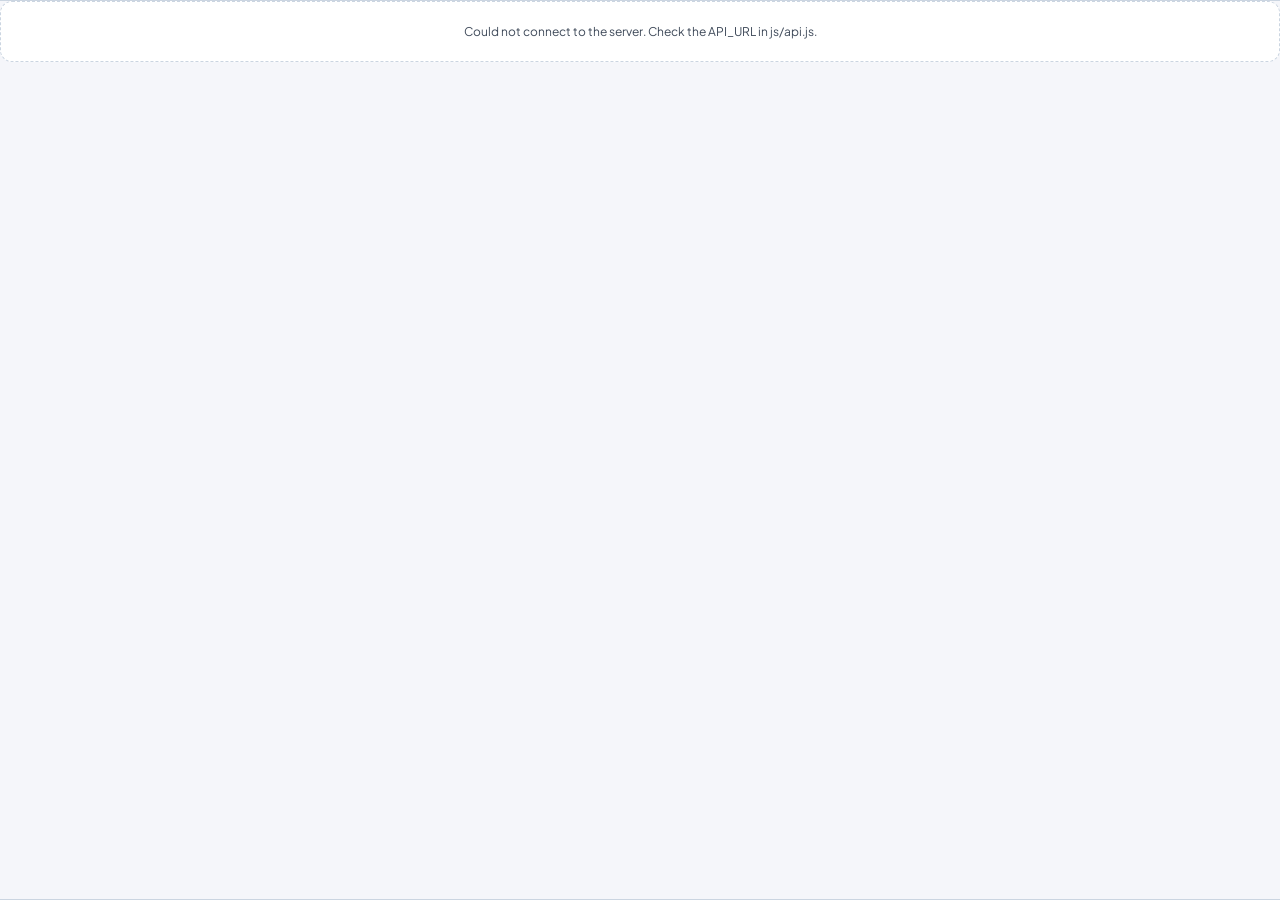
<file: src/index.html>
<!DOCTYPE html>
<html lang="en">

<head>
   <meta charset="UTF-8">
   <meta name="viewport" content="width=device-width, initial-scale=1.0">
   <title>Home | Team Sync</title>
   <meta name="description"
      content="Welcome to Team Sync, your ultimate platform for seamless team collaboration and project management.">
   <meta name="author" content="Diana C. Llerena | Team Sync Campus">
   <meta property="og:url" content="https://dianaceciliallc.github.io/TeamSyncCampus/src/index.html">
   <meta property="og:image" content="/TeamSyncCampus/src/assets/og-img-01.png">
   <link rel="icon" type="image/x-icon" href="/TeamSyncCampus/src/assets/team-sync-logo.ico">
   <meta name="theme-color" content="#f5f6fa">
   <link rel="preconnect" href="https://fonts.googleapis.com">
   <link rel="preconnect" href="https://fonts.gstatic.com" crossorigin>
   <link href="https://fonts.googleapis.com/css2?family=Plus+Jakarta+Sans:wght@400;500;600;700;800&display=swap"
      rel="stylesheet">
   <link rel="stylesheet" href="css/styles.css">
   <script type="module" src="./js/main.js"></script>
</head>

<body>
   <header class="site-header" id="site-header"></header>

   <main class="site-main" id="main-content"></main>

   <dialog id="dialog-root"></dialog>
   <footer class="site-footer" id="site-footer"></footer>
</body>

</html>
</file>
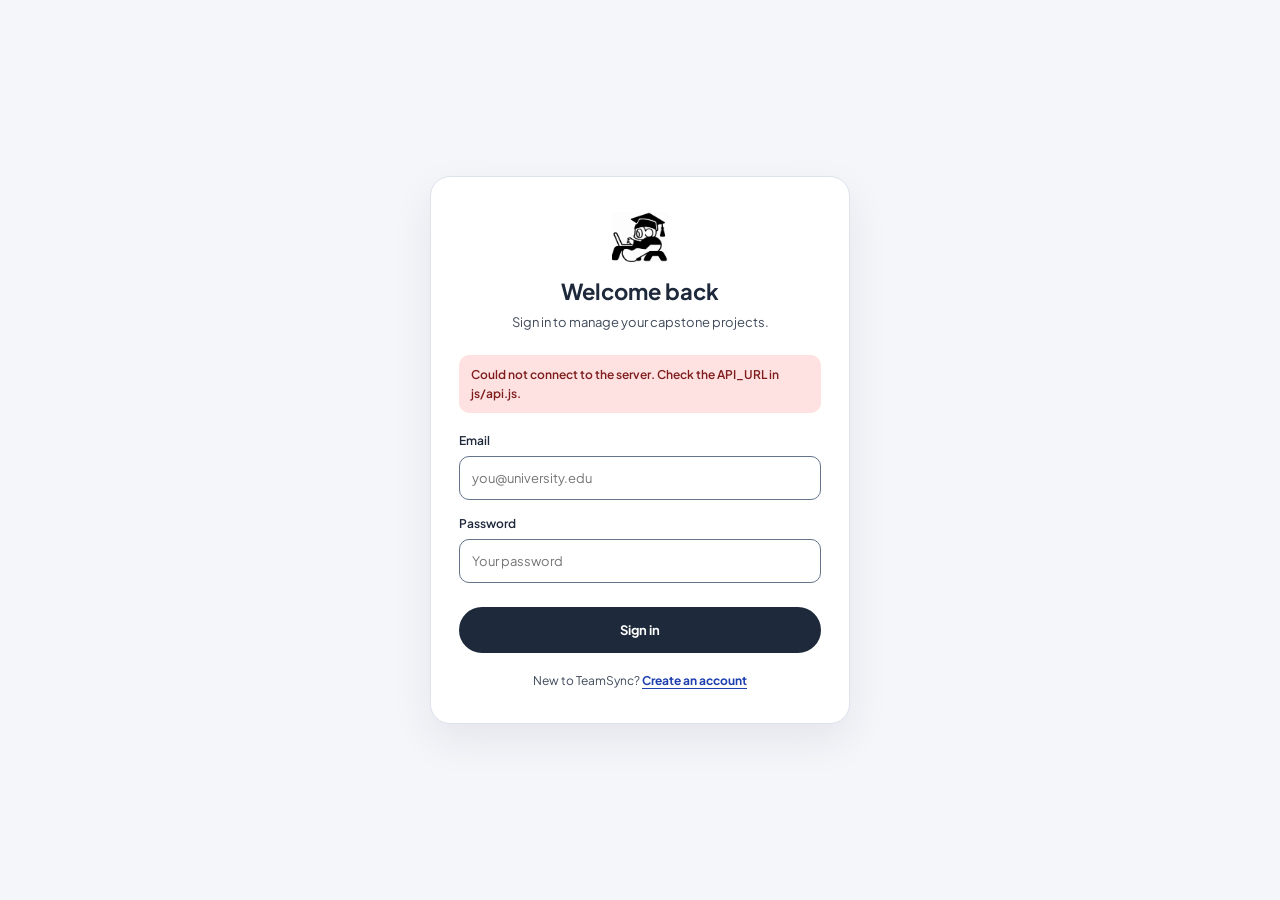
<file: src/auth-pages/login.html>
<!DOCTYPE html>
<html lang="en">

<head>
	<meta charset="UTF-8">
	<meta name="viewport" content="width=device-width, initial-scale=1.0">
	<title>Sign in | Team Sync</title>
	<meta name="theme-color" content="#f5f6fa">
	<link rel="preconnect" href="https://fonts.googleapis.com">
	<link rel="preconnect" href="https://fonts.gstatic.com" crossorigin>
	<link href="https://fonts.googleapis.com/css2?family=Plus+Jakarta+Sans:wght@400;500;600;700;800&display=swap"
		rel="stylesheet">
	<link rel="stylesheet" href="../css/styles.css">
	<script type="module" src="../js/authInit.js"></script>
</head>

<body class="auth-page">
	<main class="auth-card">
		<header class="auth-card__header">
			<img src="../assets/team-sync-logo.png" alt="TeamSync logo" class="brand-logo">
			<h1>Welcome back</h1>
			<p>Sign in to manage your capstone projects.</p>
		</header>

		<form class="auth-form" data-action="login">
			<p role="alert" hidden></p>

			<label for="login-email">Email</label>
			<input type="email" id="login-email" name="email" autocomplete="email" required
				placeholder="you@university.edu">

			<label for="login-password">Password</label>
			<input type="password" id="login-password" name="password" autocomplete="current-password" required
				placeholder="Your password">

			<button type="submit">Sign in</button>
		</form>

		<p class="auth-card__footer">
			New to TeamSync? <a href="register.html">Create an account</a>
		</p>
	</main>
</body>

</html>
</file>
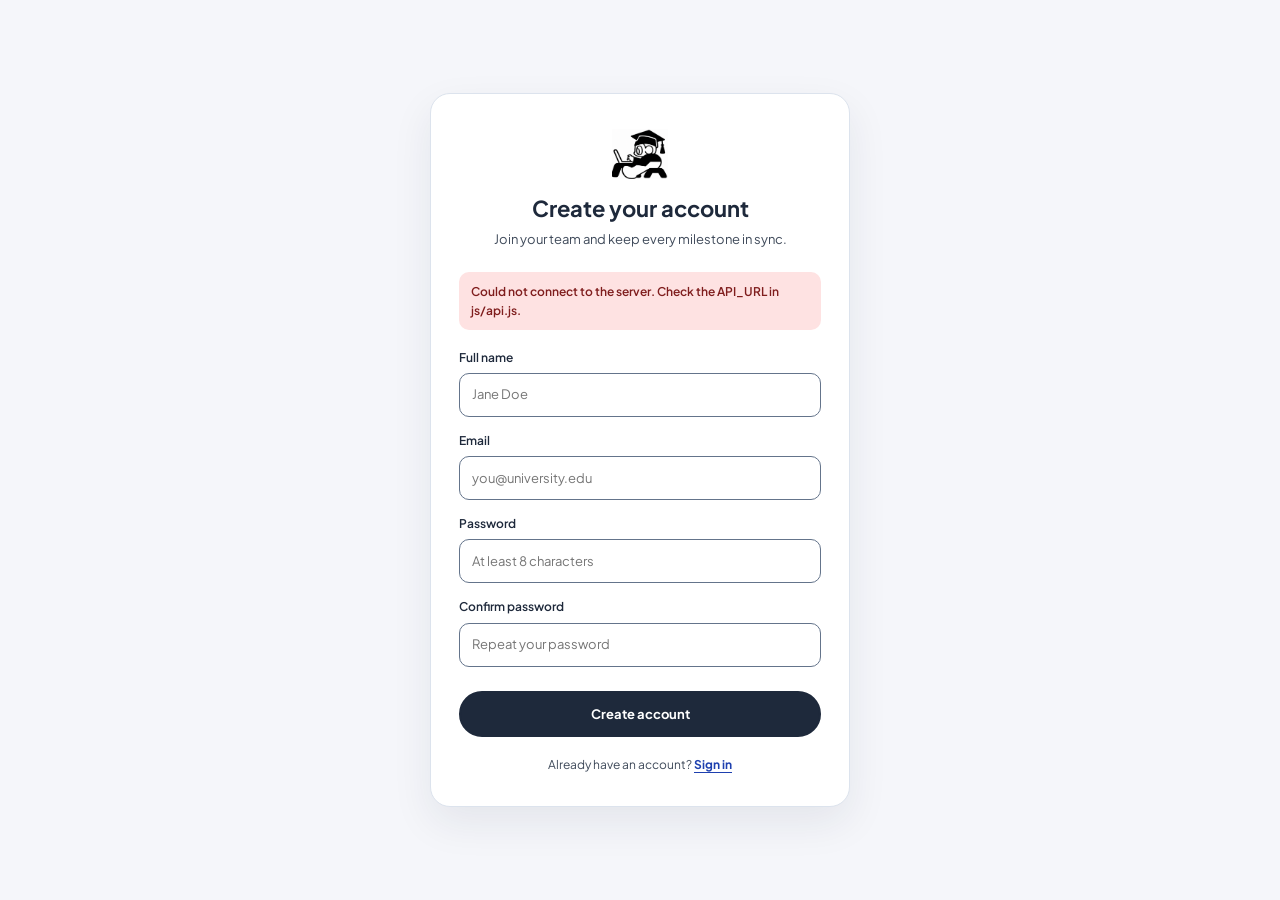
<file: src/auth-pages/register.html>
<!DOCTYPE html>
<html lang="en">

<head>
	<meta charset="UTF-8">
	<meta name="viewport" content="width=device-width, initial-scale=1.0">
	<title>Create account | Team Sync</title>
	<meta name="theme-color" content="#f5f6fa">
	<link rel="preconnect" href="https://fonts.googleapis.com">
	<link rel="preconnect" href="https://fonts.gstatic.com" crossorigin>
	<link href="https://fonts.googleapis.com/css2?family=Plus+Jakarta+Sans:wght@400;500;600;700;800&display=swap"
		rel="stylesheet">
	<link rel="stylesheet" href="../css/styles.css">
	<script type="module" src="../js/authInit.js"></script>
</head>

<body class="auth-page">
	<main class="auth-card">
		<header class="auth-card__header">
			<img src="../assets/team-sync-logo.png" alt="TeamSync logo" class="brand-logo">
			<h1>Create your account</h1>
			<p>Join your team and keep every milestone in sync.</p>
		</header>

		<form class="auth-form" data-action="register">
			<p role="alert" hidden></p>

			<label for="register-name">Full name</label>
			<input type="text" id="register-name" name="name" autocomplete="name" required minlength="2"
				placeholder="Jane Doe">

			<label for="register-email">Email</label>
			<input type="email" id="register-email" name="email" autocomplete="email" required
				placeholder="you@university.edu">

			<label for="register-password">Password</label>
			<input type="password" id="register-password" name="password" autocomplete="new-password" required
				minlength="8" placeholder="At least 8 characters">

			<label for="register-confirm">Confirm password</label>
			<input type="password" id="register-confirm" name="confirmPassword" autocomplete="new-password" required
				minlength="8" placeholder="Repeat your password">

			<button type="submit">Create account</button>
		</form>

		<p class="auth-card__footer">
			Already have an account? <a href="login.html">Sign in</a>
		</p>
	</main>
</body>

</html>
</file>
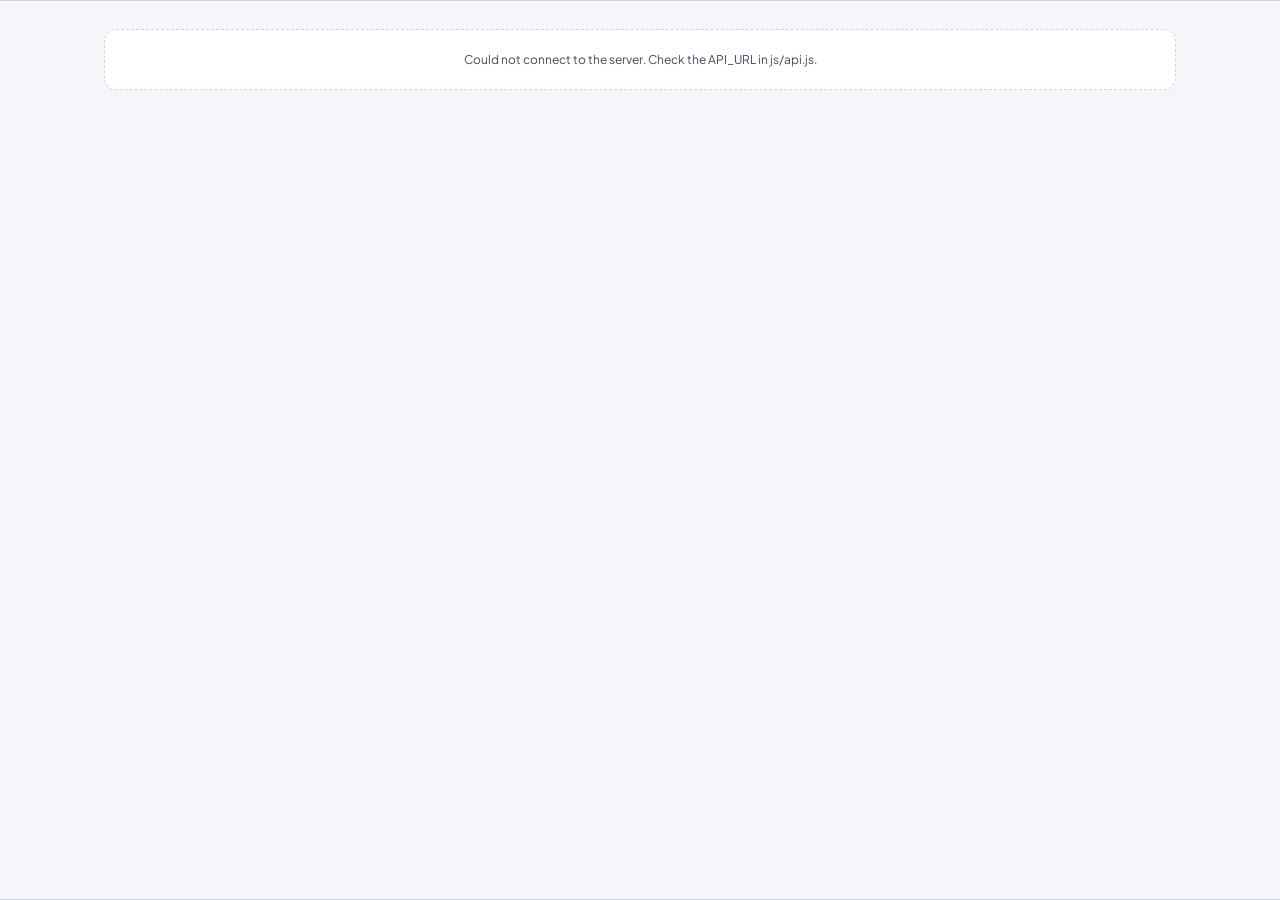
<file: src/project/project-detail.html>
<!DOCTYPE html>
<html lang="en">

<head>
	<meta charset="UTF-8">
	<meta name="viewport" content="width=device-width, initial-scale=1.0">
	<title>Project Detail | Team Sync</title>
	<meta name="description"
		content="Welcome to Team Sync, your ultimate platform for seamless team collaboration and project management.">
	<meta name="author" content="Diana C. Llerena | Team Sync Campus">
	<meta property="og:url" content="https://dianaceciliallc.github.io/TeamSyncCampus/src/index.html">
	<meta property="og:image" content="/TeamSyncCampus/src/assets/og-img-02.png">
	<link rel="icon" type="image/x-icon" href="/TeamSyncCampus/src/assets/team-sync-logo.ico">
	<meta name="theme-color" content="#f5f6fa">
	<link rel="preconnect" href="https://fonts.googleapis.com">
	<link rel="preconnect" href="https://fonts.gstatic.com" crossorigin>
	<link href="https://fonts.googleapis.com/css2?family=Plus+Jakarta+Sans:wght@400;500;600;700;800&display=swap"
		rel="stylesheet">
	<link rel="stylesheet" href="../css/styles.css">
	<script type="module" src="../js/project.js"></script>
</head>

<body>
	<header class="site-header" id="site-header"></header>

	<main class="project-main">
		<section class="project-view" id="project-view" aria-labelledby="project-title">
			<nav class="project-view__navigation" aria-label="Project navigation">
				<button class="project-view__back" type="button" data-action="back-to-dashboard">
					Back to projects
				</button>
			</nav>

			<header class="project-view__header">
				<div class="project-view__identity">
					<p class="project-view__course" id="project-course"></p>
					<h1 class="project-view__title" id="project-title"></h1>
					<p class="project-view__summary" id="project-summary"></p>
				</div>
				<div class="project-view__header-actions">
					<span class="project-view__status" id="project-status"></span>
					<div class="project-view__header-buttons">
						<button class="project-view__share" type="button" data-action="share-project">Share
							project</button>
						<button type="button" data-action="join-project" hidden>Join project</button>
						<button type="button" data-action="edit-project" hidden>Edit project</button>
						<button type="button" data-action="delete-project" hidden>Delete project</button>
					</div>
				</div>
			</header>

			<section class="project-overview" aria-label="Project overview">
				<div class="project-overview__deadline">
					<span class="project-overview__label">Project deadline</span>
					<strong id="project-deadline"></strong>
				</div>

				<div class="project-overview__progress">
					<div class="project-overview__progress-heading">
						<h2>Overall progress</h2>
						<span id="project-progress-label"></span>
					</div>
					<progress id="project-progress-bar" max="100" value="0">0%</progress>
				</div>
			</section>

			<section class="project-section" aria-labelledby="milestones-heading">
				<header class="project-section__header">
					<div>
						<h2 id="milestones-heading">Milestones and tasks</h2>
						<p>Track project work, owners, and due dates.</p>
					</div>
					<button type="button" data-action="add-milestone">Add milestone</button>
				</header>
				<div class="milestone-list" id="milestone-list"></div>
			</section>

			<section class="project-section" aria-labelledby="resources-heading">
				<header class="project-section__header">
					<div>
						<h2 id="resources-heading">Project resources</h2>
						<p>Shared links and working documents.</p>
					</div>
					<button type="button" data-action="add-resource">Add resource</button>
				</header>
				<ul class="resource-list" id="resource-list"></ul>
			</section>

			<section class="project-section" aria-labelledby="team-heading">
				<header class="project-section__header">
					<div>
						<h2 id="team-heading">Project team</h2>
						<p>Collaborators and their preferred working hours.</p>
					</div>
				</header>
				<ul class="project-team-list" id="project-team-list"></ul>
			</section>

			<section class="project-section" aria-labelledby="contribution-heading">
				<header class="project-section__header">
					<div>
						<h2 id="contribution-heading">Contribution summary</h2>
						<p>Completed tasks assigned to each project member.</p>
					</div>
					<button type="button" data-action="export-report">Export report</button>
				</header>
				<div class="contribution-list" id="contribution-list"></div>
			</section>
		</section>

	</main>
	<dialog id="dialog-root" class="app-dialog"></dialog>

	<footer class="site-footer" id="site-footer"></footer>
</body>

</html>
</file>
<file: src/css/styles.css>
:root {
    color-scheme: light;
    --color-surface: #FFFFFF;
    --color-canvas: #F5F6FA;
    --color-text: #1E293B;
    --color-text-muted: #3F4A5A;
    --color-control-border: #64748B;
    --color-divider: #CBD5E1;
    --color-accent: #1E40AF;
    --color-accent-soft: #EBF3FF;
    --color-avatar: #F3E8FF;
    --color-avatar-text: #4C1D95;
    --color-online: #047857;
    --color-progress-bg: #FFF4E5;
    --color-progress-text: #7C2D12;
    --color-completed-bg: #E6F8F3;
    --color-completed-text: #064E3B;
    --color-review-bg: #FCE8F3;
    --color-review-text: #581C87;
    --color-overdue-bg: #FEE2E2;
    --color-overdue-text: #7F1D1D;
    --font-interface: "Plus Jakarta Sans", sans-serif;
}

* {
    box-sizing: border-box;
}

[hidden] {
    display: none !important;
}

@keyframes fade-up {
    from {
        opacity: 0;
        transform: translateY(12px);
    }

    to {
        opacity: 1;
        transform: none;
    }
}

@keyframes fade-in {
    from {
        opacity: 0;
    }

    to {
        opacity: 1;
    }
}

@keyframes dialog-in {
    from {
        opacity: 0;
        transform: translateY(14px) scale(0.97);
    }

    to {
        opacity: 1;
        transform: none;
    }
}

@keyframes highlight-flash {
    from {
        background-color: var(--color-accent-soft);
        box-shadow: 0 0 0 3px var(--color-accent-soft);
    }
}

@keyframes toast-in {
    from {
        opacity: 0;
        transform: translateY(12px);
    }

    to {
        opacity: 1;
        transform: none;
    }
}

@keyframes toast-out {
    to {
        opacity: 0;
        transform: translateY(8px);
    }
}

.is-new {
    animation: highlight-flash 1.4s ease;
}

@media (prefers-reduced-motion: reduce) {

    *,
    *::before,
    *::after {
        animation-duration: 0.01ms !important;
        animation-iteration-count: 1 !important;
        transition-duration: 0.01ms !important;
    }
}

body {
    display: flex;
    flex-direction: column;
    min-height: 100vh;
    min-height: 100svh;
    margin: 0;
    background: var(--color-canvas);
    color: var(--color-text);
    font-size: 14px;
    line-height: 1.6;
    font-family: var(--font-interface);
}

.site-header {
    color: var(--color-text);
    background: var(--color-surface);
    font-family: var(--font-interface);
    border-bottom: 1px solid var(--color-divider);

    .header-container {
        display: grid;
        grid-template-columns: minmax(190px, 1fr) minmax(320px, 1.8fr) minmax(210px, 1fr);
        align-items: center;
        gap: 24px;
        width: 100%;
        max-width: 1600px;
        min-height: 80px;
        margin: 0 auto;
        padding: 12px 24px;
    }

    .header-left,
    .header-center,
    .header-right,
    .brand-link,
    .brand-info,
    .course-selector,
    .search-bar,
    .btn-primary-pill {
        display: flex;
        align-items: center;
    }

    .brand-link {
        gap: 10px;
        color: var(--color-text);
        text-decoration: none;

        &:focus-visible {
            outline: 3px solid var(--color-accent);
            outline-offset: 3px;
        }
    }

    .brand-logo {
        display: block;
        width: 48px;
        height: 48px;
        flex: 0 0 auto;
        object-fit: contain;
    }

    .brand-info {
        flex-direction: column;
        align-items: flex-start;
        gap: 2px;
    }

    .brand-name {
        color: var(--color-text);
        font-size: 16px;
        font-weight: 700;
        line-height: 1.25;
    }

    .brand-subtitle {
        color: var(--color-text-muted);
        font-size: 12px;
        font-weight: 500;
        line-height: 1.4;
    }

    .header-center {
        min-width: 0;
        gap: 16px;
    }

    .course-selector {
        position: relative;
        flex: 0 0 auto;
        gap: 8px;
        min-height: 44px;
        padding: 0 12px;
        border: 1px solid var(--color-control-border);
        border-radius: 12px;
        background: var(--color-accent-soft);

        label {
            color: var(--color-text-muted);
            font-size: 12px;
            font-weight: 600;
        }

        select {
            max-width: 180px;
            min-height: 40px;
            padding: 0 20px 0 0;
            border: 0;
            color: var(--color-text);
            background: transparent;
            font: 600 12px/1.4 var(--font-interface);
            cursor: pointer;
        }

        select:focus {
            outline: none;
        }
    }

    .term-status-dot,
    .online-status-dot {
        display: block;
        width: 9px;
        height: 9px;
        flex: 0 0 auto;
        border: 2px solid var(--color-surface);
        border-radius: 50%;
        background: var(--color-online);
    }

    .search-bar {
        min-width: 0;
        min-height: 44px;
        flex: 1 1 auto;
        gap: 12px;
        padding: 0 14px;
        border: 1px solid var(--color-control-border);
        border-radius: 12px;
        background: var(--color-canvas);

        &:focus-within {
            border-color: var(--color-accent);
            box-shadow: 0 0 0 2px var(--color-accent-soft);
        }

        .icon-search {
            position: relative;
            display: block;
            width: 16px;
            height: 16px;
            flex: 0 0 16px;
            border: 1.8px solid var(--color-text-muted);
            border-radius: 50%;

            &::after {
                position: absolute;
                right: -5px;
                bottom: -3px;
                width: 7px;
                height: 1.8px;
                border-radius: 2px;
                background: var(--color-text-muted);
                content: "";
                transform: rotate(45deg);
                transform-origin: left center;
            }
        }

        input {
            width: 100%;
            min-width: 0;
            min-height: 40px;
            padding: 0;
            border: 0;
            outline: 0;
            color: var(--color-text);
            background: transparent;
            font: 500 12px/1.5 var(--font-interface);

            &::placeholder {
                color: var(--color-text-muted);
                opacity: 1;
            }
        }
    }

    .header-right {
        justify-content: flex-end;
        gap: 20px;
    }

    .btn-primary-pill {
        justify-content: space-between;
        gap: 14px;
        min-height: 46px;
        padding: 5px 6px 5px 18px;
        border: 2px solid var(--color-text);
        border-radius: 999px;
        color: var(--color-surface);
        background: var(--color-text);
        font: 700 12px/1.4 var(--font-interface);
        cursor: pointer;
        transition: background-color 160ms ease, border-color 160ms ease, transform 160ms ease;

        &:hover {
            border-color: #0F172A;
            background: #0F172A;
        }

        &:active {
            transform: translateY(1px);
        }

        &:focus-visible {
            outline: 3px solid var(--color-accent);
            outline-offset: 3px;
        }

        &:hover .btn-arrow-circle {
            transform: translateX(3px);
        }

        .btn-arrow-circle {
            display: grid;
            width: 32px;
            height: 32px;
            flex: 0 0 32px;
            place-items: center;
            border-radius: 50%;
            background: #3F4A5A;
            transition: transform 160ms ease;

            .icon-arrow {
                width: 9px;
                height: 9px;
                border-top: 1.8px solid var(--color-surface);
                border-right: 1.8px solid var(--color-surface);
                transform: rotate(45deg);
            }
        }
    }

    .header-divider {
        width: 1px;
        height: 40px;
        background: var(--color-divider);
    }

    .profile-menu-wrapper {
        position: relative;
        display: flex;
        flex: 0 0 auto;
        flex-direction: column;
        align-items: center;
        gap: 4px;
    }

    .user-avatar-btn {
        position: relative;
        display: grid;
        width: 48px;
        height: 48px;
        place-items: center;
        padding: 0;
        border: 2px solid transparent;
        border-radius: 50%;
        background: var(--color-avatar);
        cursor: pointer;

        &:focus-visible {
            outline: 3px solid var(--color-accent);
            outline-offset: 3px;
        }
    }

    .avatar-initials {
        color: var(--color-avatar-text);
        font: 700 12px/1 var(--font-interface);
    }

    .avatar-photo {
        position: absolute;
        inset: 0;
        width: 100%;
        height: 100%;
        border-radius: 50%;
        object-fit: cover;
    }

    .online-status-dot {
        position: absolute;
        right: 0;
        bottom: 0;
        width: 12px;
        height: 12px;
    }

    .profile-menu {
        position: absolute;
        top: calc(100% + 8px);
        right: 0;
        z-index: 20;
        display: grid;
        gap: 2px;
        min-width: 220px;
        padding: 14px;
        border: 1px solid var(--color-divider);
        border-radius: 12px;
        background: var(--color-surface);
        box-shadow: 0 12px 28px rgb(30 41 59 / 12%);
        opacity: 0;
        visibility: hidden;
        transform: translateY(-6px);
        transition: opacity 160ms ease, transform 160ms ease, visibility 0s linear 160ms;

        &.is-open {
            opacity: 1;
            visibility: visible;
            transform: none;
            transition-delay: 0s;
        }

        strong {
            font-size: 13px;
            line-height: 1.4;
        }

        span {
            color: var(--color-text-muted);
            font-size: 12px;
            overflow-wrap: anywhere;
        }

        button {
            margin-top: 10px;
            padding: 9px 12px;
            border: 1px solid var(--color-divider);
            border-radius: 8px;
            color: var(--color-text-muted);
            background: var(--color-surface);
            font: 600 12px/1.4 var(--font-interface);
            text-align: left;
            cursor: pointer;
            transition: background-color 160ms ease, border-color 160ms ease, color 160ms ease;

            &:hover {
                border-color: var(--color-overdue-text);
                color: var(--color-overdue-text);
                background: var(--color-overdue-bg);
            }

            &:focus-visible {
                outline: 3px solid var(--color-accent);
                outline-offset: 3px;
            }
        }
    }

    @media (max-width: 1000px) {
        .header-container {
            grid-template-columns: minmax(180px, 1fr) auto;
            gap: 12px 20px;
        }

        .header-left {
            grid-column: 1;
            grid-row: 1;
        }

        .header-right {
            grid-column: 2;
            grid-row: 1;
        }

        .header-center {
            grid-column: 1 / -1;
            grid-row: 2;
        }
    }

    @media (max-width: 600px) {
        .header-container {
            grid-template-columns: minmax(0, 1fr) auto;
            gap: 14px 12px;
            padding: 12px 16px;
        }

        .brand-logo {
            width: 42px;
            height: 42px;
        }

        .brand-name {
            font-size: 14px;
        }

        .brand-subtitle {
            font-size: 11px;
        }

        .header-right {
            gap: 10px;
        }

        .btn-primary-pill {
            min-height: 42px;
            gap: 8px;
            padding-left: 12px;
            font-size: 11px;

            .btn-arrow-circle {
                width: 28px;
                height: 28px;
                flex-basis: 28px;
            }
        }

        .header-divider {
            height: 34px;
        }

        .user-avatar-btn {
            width: 42px;
            height: 42px;
        }

        .header-center {
            align-items: stretch;
            flex-direction: column;
            gap: 10px;
        }

        .course-selector {
            align-self: flex-start;
            min-height: 42px;
        }

        .search-bar {
            width: 100%;
        }
    }

}

.site-footer {
    width: 100%;
    margin-top: auto;
    color: var(--color-text);
    background: var(--color-surface);
    font-family: var(--font-interface);
    border-top: 1px solid var(--color-divider);

    .footer-container {
        width: 100%;
        max-width: 1600px;
        margin: 0 auto;
        padding: 28px 24px 16px;
    }

    .footer-top {
        padding-bottom: 24px;
    }

    .footer-brand {
        display: flex;
        align-items: flex-start;
        flex-direction: column;
        gap: 12px;
    }

    .brand-header {
        display: flex;
        align-items: center;
        gap: 10px;
        min-height: 48px;
        color: var(--color-text);
        font-size: 15px;
        font-weight: 600;
        text-decoration: none;

        &:focus-visible {
            outline: 3px solid var(--color-accent);
            outline-offset: 3px;
        }
    }

    .brand-logo {
        display: block;
        width: 48px;
        height: 48px;
        flex: 0 0 auto;
        object-fit: contain;
    }

    .brand-description {
        max-width: 440px;
        margin: 0;
        color: var(--color-text-muted);
        font-size: 12px;
        font-weight: 400;
        line-height: 1.75;
    }

    .footer-bottom {
        display: flex;
        align-items: center;
        justify-content: space-between;
        gap: 16px;
        min-height: 48px;
        border-top: 1px solid var(--color-control-border);
        color: var(--color-text-muted);
        font-size: 11px;
        font-weight: 400;
        line-height: 1.6;
    }

    .footer-author-info {
        display: flex;
        align-items: center;
        gap: 10px;
        text-align: right;

        .dot {
            color: var(--color-text);
        }
    }

    @media (max-width: 600px) {
        .footer-container {
            padding: 24px 16px 12px;
        }

        .footer-bottom {
            align-items: flex-start;
            flex-direction: column;
            justify-content: center;
            gap: 6px;
            padding: 12px 0;
        }

        .footer-author-info {
            text-align: left;
        }
    }
}

.site-main,
.project-main {
    flex: 1 0 auto;
    width: 100%;
}

.dashboard-view {
    width: 100%;
    max-width: 1320px;
    margin: 0 auto;
    padding: 32px 24px 48px;

    .dashboard-view__title {
        margin: 0 0 20px;
        color: var(--color-text);
        font-size: 24px;
        font-weight: 700;
        line-height: 1.3;
    }

    .project-grid {
        display: grid;
        grid-template-columns: repeat(auto-fit, minmax(min(100%, 350px), 1fr));
        align-items: stretch;
        gap: 20px;
    }

    @media (max-width: 600px) {
        padding: 24px 16px 36px;

        .dashboard-view__title {
            margin-bottom: 16px;
            font-size: 21px;
        }

        .project-grid {
            grid-template-columns: minmax(0, 1fr);
            gap: 14px;
        }
    }
}

.project-card {
    display: flex;
    max-width: 350px;
    min-height: 300px;
    flex-direction: column;
    gap: 16px;
    padding: 20px;
    border: 1px solid #DCE3ED;
    border-radius: 20px;
    background: var(--color-surface);
    box-shadow: 0 8px 24px rgb(30 41 59 / 5%);
    font-family: var(--font-interface);
    transition: border-color 160ms ease, box-shadow 160ms ease, transform 160ms ease;

    &:hover {
        border-color: #B8C5D8;
        box-shadow: 0 12px 28px rgb(30 41 59 / 9%);
        transform: translateY(-2px);
    }

    &.is-entering {
        animation: fade-up 420ms ease both;
        animation-delay: calc(var(--i, 0) * 70ms);
    }

    .project-card__header {
        display: flex;
        align-items: flex-start;
        justify-content: space-between;
        gap: 10px;
    }

    .project-card__course {
        min-width: 0;
        margin: 2px 0 0;
        color: var(--color-text);
        font-size: 14px;
        font-weight: 700;
        line-height: 1.4;
        overflow-wrap: anywhere;
    }

    .project-card__badges {
        display: flex;
        flex: 0 0 auto;
        flex-wrap: wrap;
        justify-content: flex-end;
        gap: 6px;
    }

    .project-badge {
        display: inline-flex;
        min-height: 24px;
        align-items: center;
        justify-content: center;
        padding: 3px 9px;
        border-radius: 999px;
        font-size: 10px;
        font-weight: 700;
        line-height: 1.3;
        white-space: nowrap;

        &.project-badge--progress {
            color: var(--color-progress-text);
            background: var(--color-progress-bg);
        }

        &.project-badge--pending,
        &.project-badge--low {
            color: #1E40AF;
            background: var(--color-accent-soft);
        }

        &.project-badge--completed {
            color: var(--color-completed-text);
            background: var(--color-completed-bg);
        }

        &.project-badge--review {
            color: var(--color-review-text);
            background: var(--color-review-bg);
        }

        &.project-badge--closed {
            color: #334155;
            background: #E2E8F0;
        }

        &.project-badge--overdue,
        &.project-badge--urgent {
            color: var(--color-overdue-text);
            background: var(--color-overdue-bg);
        }

        &.project-badge--upcoming {
            color: var(--color-progress-text);
            background: var(--color-progress-bg);
        }
    }

    .project-card__deadline {
        display: flex;
        width: min(100%, 220px);
        flex-direction: column;
        gap: 3px;
        padding: 11px 12px;
        border-radius: 12px;
        background: var(--color-accent-soft);
    }

    .project-card__deadline-label {
        display: flex;
        align-items: center;
        gap: 7px;
        color: var(--color-text-muted);
        font-size: 11px;
        font-weight: 500;
        line-height: 1.4;
    }

    .project-card__calendar-icon {
        position: relative;
        width: 12px;
        height: 12px;
        flex: 0 0 12px;
        border: 1px solid var(--color-text-muted);
        border-radius: 3px;

        &::before {
            position: absolute;
            top: 2px;
            right: 0;
            left: 0;
            border-top: 1px solid var(--color-text-muted);
            content: "";
        }

        &::after {
            position: absolute;
            top: -2px;
            left: 2px;
            width: 5px;
            height: 3px;
            border-right: 1px solid var(--color-text-muted);
            border-left: 1px solid var(--color-text-muted);
            content: "";
        }
    }

    .project-card__deadline-date {
        color: var(--color-text);
        font-size: 11px;
        font-weight: 600;
        line-height: 1.5;
    }

    .project-card__deadline-relative {
        color: var(--color-text-muted);
        font-size: 10px;
        line-height: 1.4;
        overflow-wrap: anywhere;
    }

    .project-card__content {
        display: flex;
        flex-direction: column;
        gap: 6px;
    }

    .project-card__title {
        margin: 0;
        color: var(--color-text);
        font-size: 16px;
        font-weight: 700;
        line-height: 1.4;
        overflow-wrap: anywhere;
    }

    .project-card__summary {
        display: -webkit-box;
        overflow: hidden;
        margin: 0;
        color: var(--color-text-muted);
        font-size: 12px;
        line-height: 1.65;
        overflow-wrap: anywhere;
        line-clamp: 2;
        -webkit-box-orient: vertical;
        -webkit-line-clamp: 2;
    }

    .project-card__footer,
    .project-card__footer-actions,
    .project-card__team {
        display: flex;
        align-items: center;
    }

    .project-card__footer {
        justify-content: space-between;
        gap: 12px;
        margin-top: auto;
    }

    .project-card__footer-actions {
        min-width: 0;
        justify-content: flex-end;
        gap: 12px;
    }

    .project-card__details,
    .project-card__share {
        display: inline-flex;
        min-height: 38px;
        align-items: center;
        justify-content: center;
        gap: 8px;
        padding: 0 12px;
        border: 1px solid #CBD5E1;
        border-radius: 999px;
        color: var(--color-text);
        background: var(--color-surface);
        font: 700 11px/1.4 var(--font-interface);
        white-space: nowrap;
        cursor: pointer;
        transition: background-color 160ms ease, border-color 160ms ease, transform 160ms ease;

        &:hover {
            border-color: var(--color-accent);
            background: var(--color-accent-soft);
        }

        &:active {
            transform: translateY(1px);
        }

        &:focus-visible {
            outline: 3px solid var(--color-accent);
            outline-offset: 3px;
        }
    }

    .project-card__info-icon {
        display: inline-grid;
        width: 14px;
        height: 14px;
        place-items: center;
        border: 1px solid currentColor;
        border-radius: 50%;
        font-size: 9px;
        font-weight: 700;
        line-height: 1;
    }

    .project-card__team {
        min-width: 0;
        padding-left: 8px;

        .project-card__avatar {
            position: relative;
            display: grid;
            width: 32px;
            height: 32px;
            flex: 0 0 32px;
            place-items: center;
            margin-left: -8px;
            border: 2px solid var(--color-surface);
            border-radius: 50%;
            color: var(--color-avatar-text);
            background: var(--color-avatar);
            font-size: 10px;
            font-weight: 700;
        }

        .project-card__avatar--more {
            color: var(--color-text);
            background: #E2E8F0;
            font-size: 9px;
        }
    }

    .project-card__share {
        border-color: var(--color-avatar);
        color: var(--color-avatar-text);
        background: var(--color-avatar);

        &:hover {
            border-color: #D8B4FE;
            background: #E9D5FF;
        }
    }

    @media (max-width: 420px) {
        min-height: 0;
        gap: 14px;
        padding: 16px;

        .project-card__header {
            flex-direction: column;
        }

        .project-card__badges {
            justify-content: flex-start;
        }

        .project-card__footer {
            align-items: flex-start;
            flex-direction: column;
        }

        .project-card__footer-actions {
            width: 100%;
            justify-content: space-between;
        }
    }
}

.project-card__avatar,
.project-team-member__initials {
    position: relative;
    overflow: hidden;
}

.project-view {
    width: 100%;
    max-width: 1120px;
    margin: 0 auto;
    padding: 28px 24px 48px;
    color: var(--color-text);
    font-family: var(--font-interface);

    .project-view__navigation {
        margin-bottom: 20px;
    }

    .project-view__back {
        min-height: 40px;
        padding: 0 14px;
        border: 1px solid var(--color-control-border);
        border-radius: 999px;
        color: var(--color-text);
        background: var(--color-surface);
        font: 600 12px/1.4 var(--font-interface);
        cursor: pointer;
        transition: background-color 160ms ease, transform 160ms ease;

        &:hover {
            background: var(--color-accent-soft);
            transform: translateX(-2px);
        }

        &:focus-visible {
            outline: 3px solid var(--color-accent);
            outline-offset: 3px;
        }
    }

    .project-view__header,
    .project-view__header-actions,
    .project-section__header,
    .project-overview__progress-heading {
        display: flex;
        align-items: center;
        justify-content: space-between;
        gap: 16px;
    }

    .project-view__header,
    .project-overview,
    .project-section {
        animation: fade-up 420ms ease both;
    }

    .project-overview {
        animation-delay: 60ms;
    }

    .project-section {
        animation-delay: 120ms;
    }

    .project-view__header {
        align-items: flex-start;
        padding: 24px;
        border: 1px solid #DCE3ED;
        border-radius: 16px;
        background: var(--color-surface);
        box-shadow: 0 8px 24px rgb(30 41 59 / 5%);
    }

    .project-view__identity {
        min-width: 0;
    }

    .project-view__course {
        margin: 0 0 6px;
        color: var(--color-accent);
        font-size: 12px;
        font-weight: 700;
    }

    .project-view__title {
        margin: 0;
        font-size: 25px;
        font-weight: 700;
        line-height: 1.3;
        overflow-wrap: anywhere;
    }

    .project-view__summary {
        max-width: 720px;
        margin: 8px 0 0;
        color: var(--color-text-muted);
        font-size: 13px;
        line-height: 1.65;
    }

    .project-view__header-actions {
        flex: 0 0 auto;
        flex-direction: column;
        align-items: flex-end;
    }

    .project-view__header-buttons {
        display: flex;
        flex-wrap: wrap;
        justify-content: flex-end;
        gap: 8px;
    }

    .project-view__status,
    .milestone-card__status {
        display: inline-flex;
        min-height: 28px;
        align-items: center;
        padding: 4px 10px;
        border-radius: 999px;
        color: var(--color-progress-text);
        background: var(--color-progress-bg);
        font-size: 11px;
        font-weight: 700;
        line-height: 1.4;
    }

    .project-view__header-buttons button,
    .project-section__header button {
        min-height: 40px;
        padding: 0 14px;
        border: 1px solid var(--color-text);
        border-radius: 999px;
        color: var(--color-surface);
        background: var(--color-text);
        font: 700 12px/1.4 var(--font-interface);
        cursor: pointer;
        transition: background-color 160ms ease, border-color 160ms ease, transform 160ms ease;

        &:hover {
            border-color: #0F172A;
            background: #0F172A;
        }

        &:active {
            transform: translateY(1px);
        }

        &:focus-visible {
            outline: 3px solid var(--color-accent);
            outline-offset: 3px;
        }

        &[data-action="delete-project"] {
            border-color: var(--color-overdue-text);
            color: var(--color-overdue-text);
            background: var(--color-overdue-bg);

            &:hover {
                color: var(--color-surface);
                background: var(--color-overdue-text);
            }
        }
    }

    .project-overview {
        display: grid;
        grid-template-columns: minmax(180px, 0.7fr) minmax(260px, 1.3fr);
        gap: 16px;
        margin: 16px 0 28px;
    }

    .project-overview__deadline,
    .project-overview__progress {
        min-width: 0;
        padding: 18px;
        border: 1px solid #DCE3ED;
        border-radius: 14px;
        background: var(--color-surface);
    }

    .project-overview__deadline {
        display: flex;
        flex-direction: column;
        justify-content: center;
        gap: 6px;

        strong {
            font-size: 14px;
        }
    }

    .project-overview__label {
        color: var(--color-text-muted);
        font-size: 11px;
        font-weight: 600;
    }

    .project-overview__progress-heading {
        margin-bottom: 10px;

        h2 {
            margin: 0;
            font-size: 13px;
        }

        span {
            color: var(--color-accent);
            font-size: 13px;
            font-weight: 700;
        }
    }

    .project-overview__progress progress {
        display: block;
        width: 100%;
        height: 10px;
        overflow: hidden;
        border: 0;
        border-radius: 999px;
        background: #E2E8F0;
        accent-color: var(--color-accent);

        &::-webkit-progress-bar {
            border-radius: 999px;
            background: #E2E8F0;
        }

        &::-webkit-progress-value {
            border-radius: 999px;
            background: var(--color-accent);
            transition: width 400ms ease;
        }

        &::-moz-progress-bar {
            border-radius: 999px;
            background: var(--color-accent);
        }
    }

    .project-section {
        margin-top: 28px;
    }

    .project-section__header {
        margin-bottom: 14px;

        h2 {
            margin: 0;
            font-size: 18px;
            line-height: 1.4;
        }

        p {
            margin: 4px 0 0;
            color: var(--color-text-muted);
            font-size: 12px;
            line-height: 1.5;
        }
    }

    .milestone-list,
    .resource-list,
    .project-team-list {
        display: grid;
        gap: 12px;
        margin: 0;
        padding: 0;
        list-style: none;
    }

    .milestone-card {
        min-width: 0;
        padding: 18px;
        border: 1px solid #DCE3ED;
        border-radius: 14px;
        background: var(--color-surface);
        transition: border-color 160ms ease, box-shadow 160ms ease;

        &:hover {
            border-color: #B8C5D8;
            box-shadow: 0 8px 20px rgb(30 41 59 / 6%);
        }

        &.is-entering {
            animation: fade-up 380ms ease both;
            animation-delay: calc(var(--i, 0) * 70ms);
        }
    }

    .milestone-card__header {
        display: flex;
        align-items: flex-start;
        justify-content: space-between;
        gap: 16px;

        >div:first-child {
            flex: 1 1 auto;
            min-width: 0;
        }

        h3 {
            margin: 0;
            font-size: 15px;
            font-weight: 700;
            line-height: 1.4;
        }

        p {
            margin: 4px 0 0;
            color: var(--color-text-muted);
            font-size: 12px;
            line-height: 1.5;
        }
    }

    .milestone-card__header-actions {
        display: flex;
        flex-shrink: 0;
        align-items: center;
        gap: 10px;
    }

    .milestone-card__meta {
        display: flex;
        flex-wrap: wrap;
        gap: 6px 20px;
        margin: 12px 0;
        color: var(--color-text-muted);
        font-size: 11px;
    }

    .milestone-card__add-task {
        min-height: 34px;
        margin-bottom: 10px;
        padding: 0 12px;
        border: 1px solid var(--color-control-border);
        border-radius: 999px;
        color: var(--color-text);
        background: var(--color-surface);
        font: 600 11px/1.4 var(--font-interface);
        cursor: pointer;
        transition: background-color 160ms ease, transform 160ms ease;

        &:hover {
            background: var(--color-accent-soft);
        }

        &:active {
            transform: translateY(1px);
        }

        &:focus-visible {
            outline: 3px solid var(--color-accent);
            outline-offset: 3px;
        }
    }

    .milestone-card__toggle {
        display: inline-flex;
        width: 32px;
        height: 32px;
        align-items: center;
        justify-content: center;
        padding: 0;
        border: 1px solid var(--color-divider);
        border-radius: 8px;
        color: var(--color-text-muted);
        background: var(--color-surface);
        cursor: pointer;
        transition: border-color 200ms ease, background-color 200ms ease, color 200ms ease, transform 200ms ease;

        &:hover {
            border-color: var(--color-control-border);
            color: var(--color-accent);
            background: var(--color-accent-soft);
            transform: translateY(-1px);
        }

        &:active {
            transform: none;
        }

        &:focus-visible {
            outline: 2px solid var(--color-accent);
            outline-offset: 2px;
        }

        .chevron-icon {
            display: inline-block;
            font-size: 10px;
            line-height: 1;
            transition: transform 250ms cubic-bezier(0.4, 0, 0.2, 1);
        }

        &.is-collapsed .chevron-icon {
            transform: rotate(-90deg);
        }
    }

    .project-task-list {
        display: flex;
        flex-direction: column;
        max-height: 2400px;
        margin: 12px 0 0;
        padding: 0;
        overflow: hidden;
        border: 1px solid var(--color-divider);
        border-radius: 10px;
        list-style: none;
        opacity: 1;
        transition: max-height 300ms cubic-bezier(0.4, 0, 0.2, 1), opacity 250ms ease, margin 300ms ease, border-color 250ms ease, visibility 0s;

        &.is-hidden {
            max-height: 0;
            margin-top: 0;
            border-color: transparent;
            opacity: 0;
            pointer-events: none;
            visibility: hidden;
            transition: max-height 300ms cubic-bezier(0.4, 0, 0.2, 1), opacity 250ms ease, margin 300ms ease, border-color 250ms ease, visibility 0s linear 300ms;
        }
    }

    .project-task {
        display: grid;
        grid-template-columns: 20px minmax(0, 1fr) 120px 110px 85px 56px;
        align-items: center;
        gap: 16px;
        width: 100%;
        padding: 10px 16px;
        background: var(--color-surface);
        font-size: 12px;
        transition: background-color 150ms ease;

        &:hover {
            background: #F8FAFC;
        }

        &+& {
            border-top: 1px solid var(--color-divider);
        }

        &:has(.project-task__checkbox:checked) .project-task__title {
            color: var(--color-text-muted);
            text-decoration: line-through;
        }
    }

    .project-task__checkbox {
        display: grid;
        width: 16px;
        height: 16px;
        margin: 0;
        place-content: center;
        border: 1.5px solid var(--color-control-border);
        border-radius: 4px;
        background-color: var(--color-surface);
        cursor: pointer;
        appearance: none;
        -webkit-appearance: none;
        transition: border-color 150ms ease, background-color 150ms ease;

        &::before {
            width: 9px;
            height: 5px;
            border-bottom: 2px solid #FFFFFF;
            border-left: 2px solid #FFFFFF;
            content: "";
            transform: rotate(-45deg) scale(0) translate(1px, -1px);
            transition: transform 120ms ease-in-out;
        }

        &:hover {
            border-color: var(--color-accent);
            background-color: var(--color-accent-soft);
        }

        &:checked {
            border-color: var(--color-accent);
            background-color: var(--color-accent);

            &::before {
                transform: rotate(-45deg) scale(1) translate(1px, -1px);
            }
        }

        &:disabled {
            cursor: not-allowed;
            opacity: 0.55;
        }

        &:focus-visible {
            outline: 2px solid var(--color-accent);
            outline-offset: 2px;
        }
    }

    .project-task__title {
        min-width: 0;
        overflow: hidden;
        color: var(--color-text);
        font-size: 12.5px;
        font-weight: 600;
        line-height: 1.4;
        text-overflow: ellipsis;
        white-space: nowrap;
        transition: color 150ms ease;
    }

    .project-task__assignee,
    .project-task__date {
        overflow: hidden;
        color: var(--color-text-muted);
        font-size: 11.5px;
        text-overflow: ellipsis;
        white-space: nowrap;
    }

    .project-task__status {
        color: var(--color-completed-text);
        font-size: 11px;
        font-weight: 700;
        text-align: right;
        white-space: nowrap;
    }

    .project-task__actions {
        display: flex;
        align-items: center;
        justify-content: flex-end;
        gap: 4px;
    }

    .project-task__btn {
        display: inline-flex;
        width: 26px;
        height: 26px;
        align-items: center;
        justify-content: center;
        padding: 0;
        border: 1px solid transparent;
        border-radius: 6px;
        color: var(--color-text-muted);
        background: transparent;
        cursor: pointer;
        transition: color 150ms ease, border-color 150ms ease, background-color 150ms ease;

        svg {
            display: block;
            transition: transform 150ms ease;
        }

        &:hover svg {
            transform: scale(1.08);
        }

        &:focus-visible {
            outline: 2px solid var(--color-accent);
            outline-offset: 1px;
        }

        &.project-task__btn--edit:hover {
            border-color: #CBD5E1;
            color: var(--color-accent);
            background: var(--color-accent-soft);
        }

        &.project-task__btn--delete:hover {
            border-color: #FECACA;
            color: var(--color-overdue-text);
            background: var(--color-overdue-bg);
        }
    }

    .resource-list {
        grid-template-columns: repeat(auto-fit, minmax(min(100%, 240px), 1fr));

        .resource-list__item {
            display: flex;
            align-items: center;
            justify-content: space-between;
            gap: 12px;
            min-width: 0;
            padding: 14px 16px;
            border: 1px solid #DCE3ED;
            border-radius: 12px;
            background: var(--color-surface);
            font-size: 12px;
            overflow-wrap: anywhere;
            transition: border-color 160ms ease, transform 160ms ease;

            &:hover {
                border-color: #B8C5D8;
                transform: translateY(-1px);
            }
        }

        a {
            min-width: 0;
            flex: 1 1 auto;
            color: var(--color-accent);
            font-weight: 600;
            text-underline-offset: 3px;

            &:hover {
                color: #1E3A8A;
            }

            &:focus-visible {
                outline: 3px solid var(--color-accent);
                outline-offset: 3px;
            }
        }
    }

    .project-team-list {
        grid-template-columns: repeat(auto-fit, minmax(min(100%, 200px), 1fr));
    }

    .project-team-member {
        display: flex;
        align-items: center;
        gap: 10px;
        min-height: 56px;
        padding: 10px 12px;
        border: 1px solid #DCE3ED;
        border-radius: 12px;
        background: var(--color-surface);
        font-size: 12px;
        font-weight: 600;

        .project-team-member__details {
            display: grid;
            min-width: 0;
            flex: 1 1 auto;
            gap: 2px;
        }

        .project-team-member__availability {
            color: var(--color-text-muted);
            font-size: 10px;
            font-weight: 400;
            overflow-wrap: anywhere;
        }
    }

    .project-team-member__initials {
        display: grid;
        width: 34px;
        height: 34px;
        flex: 0 0 34px;
        place-items: center;
        border-radius: 50%;
        color: var(--color-avatar-text);
        background: var(--color-avatar);
        font-size: 10px;
    }

    .contribution-list {
        display: grid;
        grid-template-columns: repeat(auto-fit, minmax(min(100%, 220px), 1fr));
        gap: 10px;
    }

    .contribution-item {
        display: flex;
        align-items: center;
        justify-content: space-between;
        gap: 12px;
        min-width: 0;
        padding: 14px 16px;
        border: 1px solid #DCE3ED;
        border-radius: 12px;
        background: var(--color-surface);
        font-size: 11px;
    }

    .contribution-item__member {
        color: var(--color-text);
        font-weight: 700;
    }

    .contribution-item__count {
        color: var(--color-text-muted);
        text-align: right;
    }

    @media (max-width: 700px) {
        padding: 22px 16px 36px;

        .project-view__header {
            flex-direction: column;
            padding: 18px;
        }

        .project-view__title {
            font-size: 21px;
        }

        .project-view__header-actions {
            width: 100%;
            align-items: flex-start;
            flex-direction: row;
            justify-content: space-between;
        }

        .project-overview {
            grid-template-columns: minmax(0, 1fr);
        }

        .project-task {
            grid-template-columns: 20px minmax(0, 1fr) auto;
            gap: 4px 12px;
        }

        .project-task__checkbox {
            grid-row: 1;
        }

        .project-task__title {
            grid-column: 2;
            grid-row: 1;
        }

        .project-task__assignee {
            grid-column: 2;
            grid-row: 2;
        }

        .project-task__date {
            grid-column: 2;
            grid-row: 3;
        }

        .project-task__status {
            grid-column: 3;
            grid-row: 2;
        }

        .project-task__actions {
            grid-column: 3;
            grid-row: 1;
        }
    }

    @media (max-width: 420px) {
        .project-section__header {
            align-items: flex-start;
            flex-direction: column;
        }

        .milestone-card {
            padding: 14px;
        }

        .milestone-card__header {
            flex-direction: column;
        }

        .project-view__header-buttons {
            justify-content: flex-start;
        }
    }
}

.empty-state {
    margin: 0;
    padding: 20px;
    border: 1px dashed var(--color-divider);
    border-radius: 12px;
    color: var(--color-text-muted);
    background: var(--color-surface);
    font-size: 12px;
    text-align: center;
    list-style: none;
    animation: fade-in 300ms ease both;
}

.app-dialog {
    width: min(100% - 32px, 460px);
    max-height: min(90vh, 720px);
    padding: 0;
    overflow: auto;
    border: 1px solid var(--color-divider);
    border-radius: 16px;
    color: var(--color-text);
    background: var(--color-surface);
    box-shadow: 0 24px 64px rgb(15 23 42 / 25%);
    font-family: var(--font-interface);

    &[open] {
        animation: dialog-in 220ms ease both;
    }

    &::backdrop {
        background: rgb(15 23 42 / 55%);
    }

    &[open]::backdrop {
        animation: fade-in 220ms ease both;
    }

    .app-dialog__form {
        display: grid;
        gap: 18px;
        padding: 22px;
    }

    .app-dialog__header,
    .app-dialog__actions {
        display: flex;
        align-items: center;
        justify-content: space-between;
        gap: 12px;
    }

    .app-dialog__header h2 {
        margin: 0;
        font-size: 18px;
        line-height: 1.4;
    }

    .app-dialog__body {
        display: grid;
        gap: 14px;

        p {
            margin: 0;
            color: var(--color-text-muted);
            font-size: 13px;
            line-height: 1.6;
        }
    }

    .app-dialog__close {
        display: grid;
        width: 36px;
        height: 36px;
        flex: 0 0 36px;
        place-items: center;
        border: 1px solid var(--color-divider);
        border-radius: 50%;
        color: var(--color-text);
        background: var(--color-surface);
        font-size: 20px;
        cursor: pointer;
        transition: background-color 160ms ease;

        &:hover {
            background: var(--color-accent-soft);
        }

        &:focus-visible {
            outline: 3px solid var(--color-accent);
            outline-offset: 3px;
        }
    }

    .app-dialog__field {
        display: grid;
        gap: 6px;
        color: var(--color-text);
        font-size: 12px;
        font-weight: 600;

        input,
        select,
        textarea {
            width: 100%;
            min-height: 42px;
            padding: 9px 11px;
            border: 1px solid var(--color-control-border);
            border-radius: 8px;
            color: var(--color-text);
            background: var(--color-surface);
            font: 400 13px/1.5 var(--font-interface);
            transition: border-color 160ms ease, box-shadow 160ms ease;

            &:focus-visible {
                outline: 3px solid var(--color-accent);
                outline-offset: 2px;
            }
        }

        textarea {
            resize: vertical;
        }
    }

    .app-dialog__actions {
        justify-content: flex-end;
        padding-top: 4px;
    }

    .app-dialog__cancel,
    .app-dialog__submit {
        min-height: 40px;
        padding: 0 14px;
        border: 1px solid var(--color-control-border);
        border-radius: 999px;
        color: var(--color-text);
        background: var(--color-surface);
        font: 700 12px/1.4 var(--font-interface);
        cursor: pointer;
        transition: background-color 160ms ease, border-color 160ms ease, transform 160ms ease;

        &:hover {
            background: var(--color-accent-soft);
        }

        &:active {
            transform: translateY(1px);
        }

        &:focus-visible {
            outline: 3px solid var(--color-accent);
            outline-offset: 3px;
        }
    }

    .app-dialog__submit {
        border-color: var(--color-text);
        color: var(--color-surface);
        background: var(--color-text);

        &:hover {
            border-color: #0F172A;
            background: #0F172A;
        }

        &.app-dialog__submit--danger {
            border-color: var(--color-overdue-text);
            background: var(--color-overdue-text);

            &:hover {
                border-color: #450A0A;
                background: #450A0A;
            }
        }
    }
}

.auth-page {
    align-items: center;
    justify-content: center;
    padding: 32px 16px;

    .auth-card {
        width: min(100%, 420px);
        padding: 32px 28px;
        border: 1px solid #DCE3ED;
        border-radius: 20px;
        background: var(--color-surface);
        box-shadow: 0 16px 40px rgb(30 41 59 / 8%);
        animation: fade-up 450ms ease both;
    }

    .auth-card__header {
        display: grid;
        justify-items: center;
        gap: 6px;
        margin-bottom: 22px;
        text-align: center;

        .brand-logo {
            width: 56px;
            height: 56px;
            object-fit: contain;
        }

        h1 {
            margin: 6px 0 0;
            font-size: 22px;
            line-height: 1.3;
        }

        p {
            margin: 0;
            color: var(--color-text-muted);
            font-size: 13px;
        }
    }

    .auth-form {
        display: grid;
        gap: 6px;

        label {
            margin-top: 8px;
            color: var(--color-text);
            font-size: 12px;
            font-weight: 600;
        }

        input {
            width: 100%;
            min-height: 44px;
            padding: 9px 12px;
            border: 1px solid var(--color-control-border);
            border-radius: 10px;
            color: var(--color-text);
            background: var(--color-surface);
            font: 400 13px/1.5 var(--font-interface);
            transition: border-color 160ms ease, box-shadow 160ms ease;

            &:focus-visible {
                border-color: var(--color-accent);
                outline: 3px solid var(--color-accent-soft);
                outline-offset: 0;
            }
        }

        button {
            min-height: 46px;
            margin-top: 18px;
            border: 2px solid var(--color-text);
            border-radius: 999px;
            color: var(--color-surface);
            background: var(--color-text);
            font: 700 13px/1.4 var(--font-interface);
            cursor: pointer;
            transition: background-color 160ms ease, transform 160ms ease, opacity 160ms ease;

            &:hover {
                background: #0F172A;
            }

            &:active {
                transform: translateY(1px);
            }

            &:disabled {
                cursor: wait;
                opacity: 0.6;
            }

            &:focus-visible {
                outline: 3px solid var(--color-accent);
                outline-offset: 3px;
            }
        }

        p[role="alert"] {
            margin: 0 0 4px;
            padding: 10px 12px;
            border-radius: 10px;
            color: var(--color-overdue-text);
            background: var(--color-overdue-bg);
            font-size: 12px;
            font-weight: 600;
            animation: fade-up 240ms ease both;
        }
    }

    .auth-card__hint {
        margin: 16px 0 0;
        padding: 8px 12px;
        border-radius: 10px;
        color: var(--color-text-muted);
        background: var(--color-accent-soft);
        font-size: 11px;
        text-align: center;
    }

    .auth-card__footer {
        margin: 18px 0 0;
        color: var(--color-text-muted);
        font-size: 12px;
        text-align: center;

        a {
            color: var(--color-accent);
            font-weight: 700;
            text-underline-offset: 3px;

            &:focus-visible {
                outline: 3px solid var(--color-accent);
                outline-offset: 3px;
            }
        }
    }
}

.toast {
    position: fixed;
    right: 20px;
    bottom: 20px;
    z-index: 100;
    max-width: min(360px, calc(100vw - 40px));
    padding: 12px 16px;
    border-radius: 12px;
    color: var(--color-surface);
    background: var(--color-text);
    box-shadow: 0 12px 28px rgb(15 23 42 / 25%);
    font: 600 12px/1.5 var(--font-interface);
    animation: toast-in 260ms ease both;

    &.toast--error {
        background: var(--color-overdue-text);
    }

    &.is-leaving {
        animation: toast-out 240ms ease forwards;
    }
}


.milestone-card.is-collapsed [data-action="toggle-tasks"] span {
    transform: rotate(45deg);
    transition: transform 0.02s ease;
}

.project-task-list.hide-tasks {
    display: none;
}

body.is-project-detail .course-selector,
body.is-project-detail .search-bar,
body.is-project-detail .btn ,btn-primary-pill {
    display: none;
}
</file>
